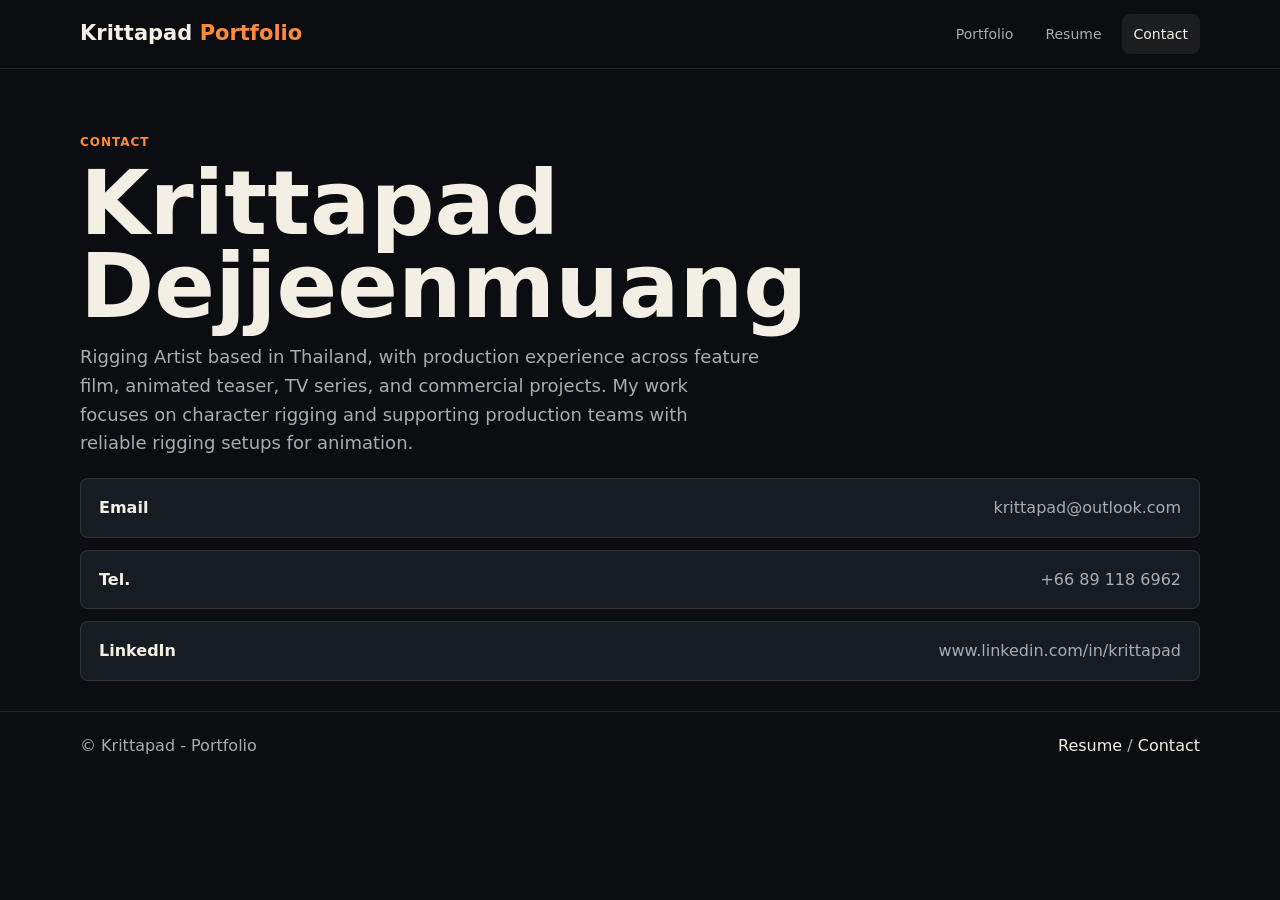
<file: contact.html>
﻿<!DOCTYPE html>
<html lang="en">
<head>
  <meta charset="UTF-8">
  <meta name="viewport" content="width=device-width, initial-scale=1.0">
  <title>Contact - Krittapad</title>
  <link rel="stylesheet" href="assets/css/style.css">
</head>
<body>
  <header class="site-header"><div class="container site-header__inner"><a class="site-logo" href="index.html">Krittapad <span>Portfolio</span></a><button class="nav-toggle" type="button" aria-label="Toggle navigation" aria-expanded="false" aria-controls="primary-nav"><svg viewBox="0 0 24 24" fill="none" stroke="currentColor" stroke-width="2"><path d="M3 6h18M3 12h18M3 18h18"/></svg></button><nav class="nav" id="primary-nav"><div class="nav__item"><a class="nav__link" href="index.html">Portfolio</a></div><div class="nav__item"><a class="nav__link" href="resume.html">Resume</a></div><div class="nav__item"><a class="nav__link is-active" href="contact.html">Contact</a></div></nav></div></header>
  <main>
    <section class="page-title container">
      <span class="hero__eyebrow">Contact</span>
      <h1>Krittapad Dejjeenmuang</h1>
      <p>Rigging Artist based in Thailand, with production experience across feature film, animated teaser, TV series, and commercial projects. My work focuses on character rigging and supporting production teams with reliable rigging setups for animation.</p>
      <div class="contact-list">
        <a href="mailto:krittapad@outlook.com"><strong>Email</strong><span>krittapad@outlook.com</span></a>
        <a href="tel:+66891186962"><strong>Tel.</strong><span>+66 89 118 6962</span></a>
        <a href="https://www.linkedin.com/in/krittapad/" onclick="window.location.href=this.href; return false;"><strong>LinkedIn</strong><span>www.linkedin.com/in/krittapad</span></a>
      </div>
    </section>
  </main>
  <footer class="site-footer"><div class="container site-footer__inner"><span>&copy; Krittapad - Portfolio</span><span><a href="resume.html">Resume</a> / <a href="contact.html">Contact</a></span></div></footer>
  <script src="assets/js/main.js"></script>
</body>
</html>
</file>
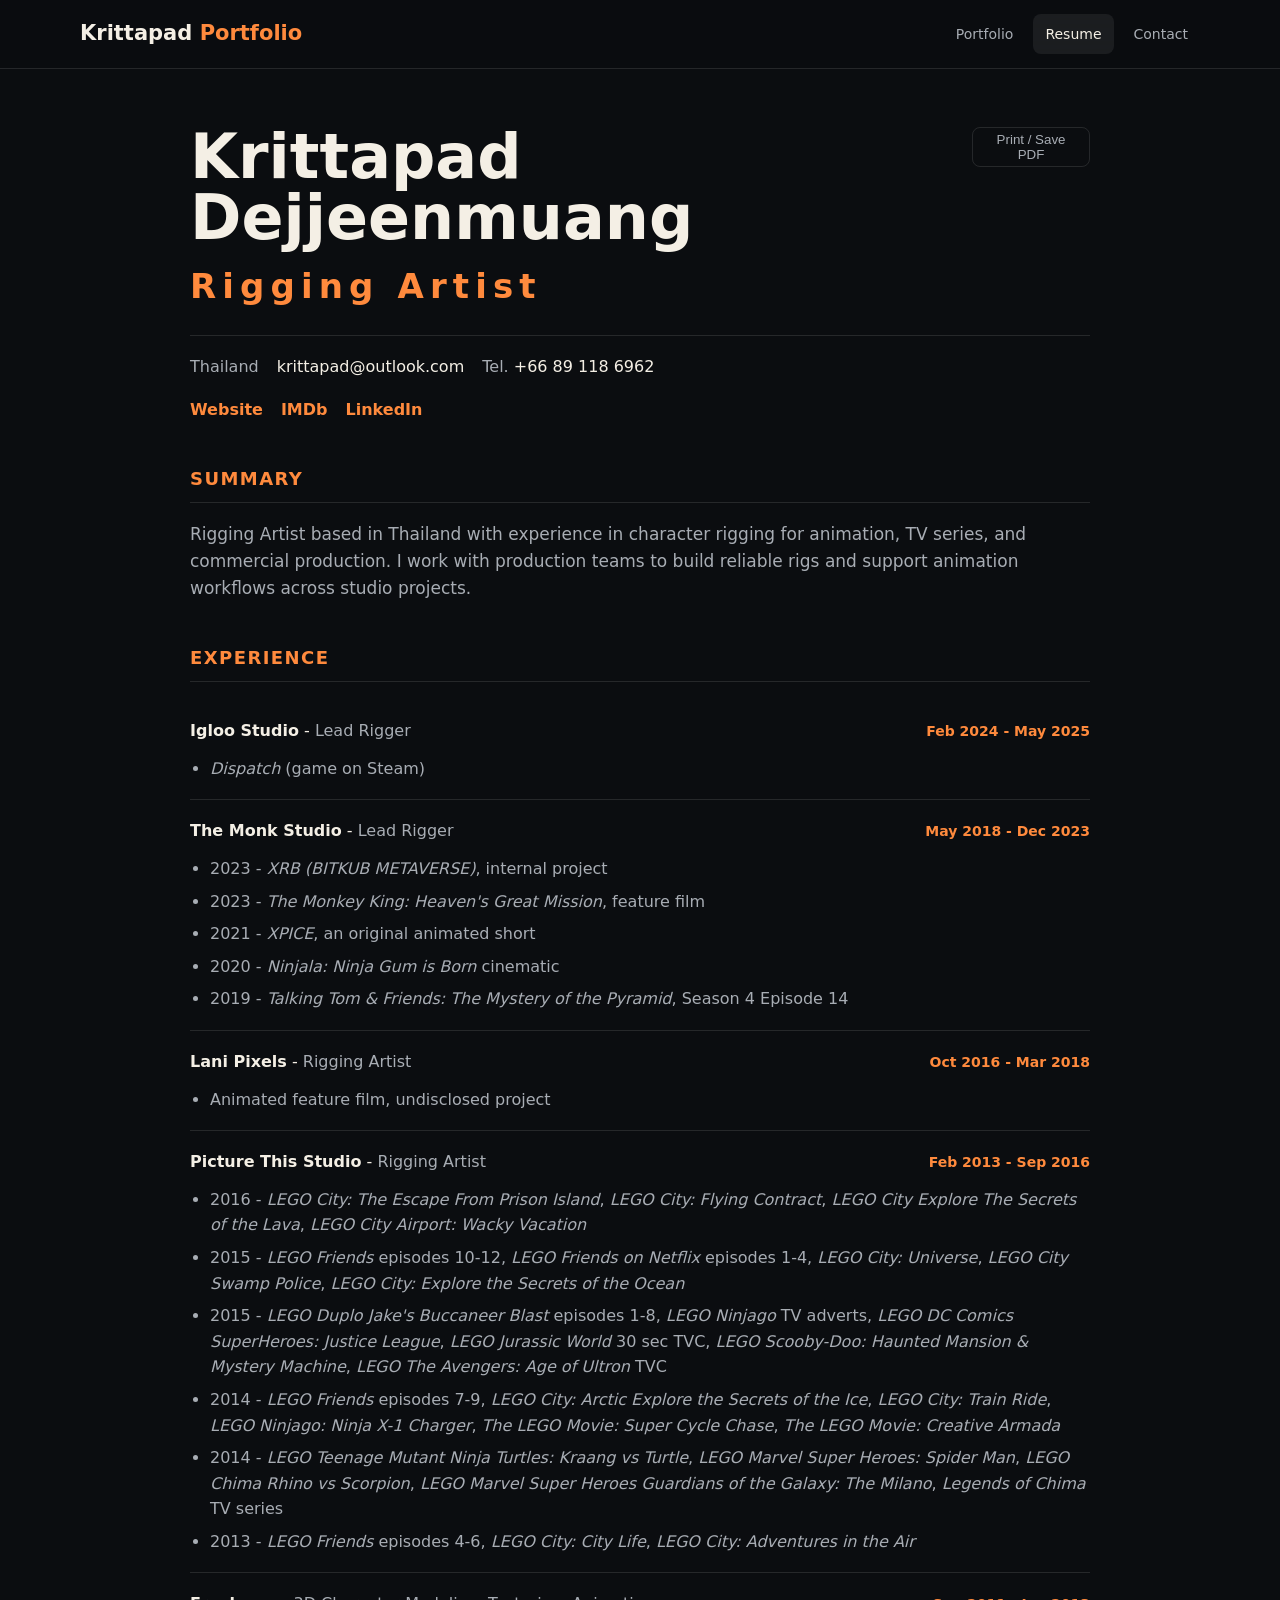
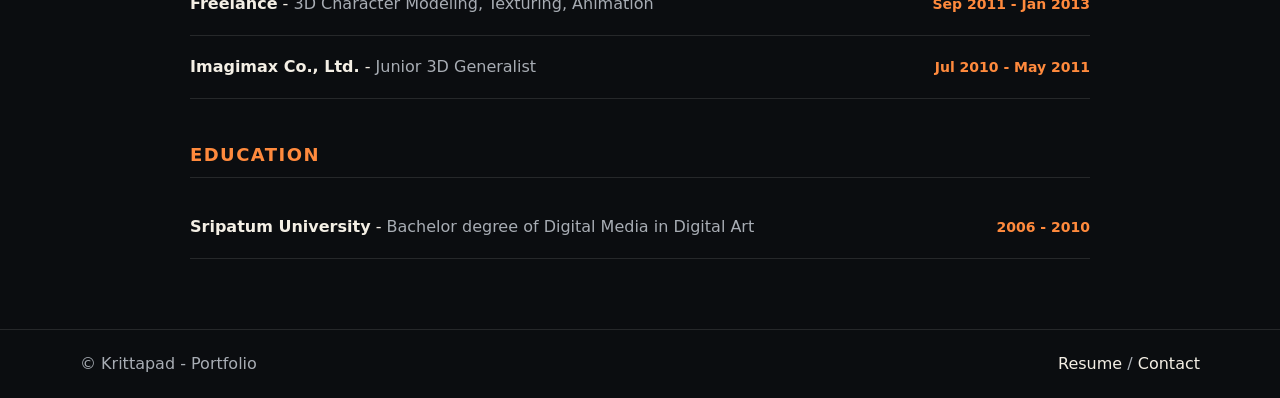
<file: resume.html>
﻿<!DOCTYPE html>
<html lang="en">
<head>
  <meta charset="UTF-8">
  <meta name="viewport" content="width=device-width, initial-scale=1.0">
  <title>Resume - Krittapad Dejjeenmuang</title>
  <meta name="description" content="Resume of Krittapad Dejjeenmuang - Rigging Artist based in Thailand.">
  <link rel="stylesheet" href="assets/css/style.css">
</head>
<body>
  <header class="site-header"><div class="container site-header__inner"><a class="site-logo" href="index.html">Krittapad <span>Portfolio</span></a><button class="nav-toggle" type="button" aria-label="Toggle navigation" aria-expanded="false" aria-controls="primary-nav"><svg viewBox="0 0 24 24" fill="none" stroke="currentColor" stroke-width="2"><path d="M3 6h18M3 12h18M3 18h18"/></svg></button><nav class="nav" id="primary-nav"><div class="nav__item"><a class="nav__link" href="index.html">Portfolio</a></div><div class="nav__item"><a class="nav__link is-active" href="resume.html">Resume</a></div><div class="nav__item"><a class="nav__link" href="contact.html">Contact</a></div></nav></div></header>

  <main>
    <div class="container-narrow resume">
      <header class="resume__head">
        <div>
          <h1 class="resume__name">Krittapad Dejjeenmuang</h1>
          <p class="resume__role">Rigging Artist</p>
        </div>
        <button class="print-button" type="button" onclick="window.print()">Print / Save PDF</button>
      </header>

      <div class="resume__contact">
        <span>Thailand</span>
        <span><a href="mailto:krittapad@outlook.com">krittapad@outlook.com</a></span>
        <span>Tel. <a href="tel:+66891186962">+66 89 118 6962</a></span>
      </div>
      <div class="resume__contact resume__contact--links">
        <span><a href="index.html">Website</a></span>
        <span><a href="https://www.imdb.com/name/nm6380042/">IMDb</a></span>
        <span><a href="https://www.linkedin.com/in/krittapad/" target="_blank" rel="noopener">LinkedIn</a></span>
      </div>

      <section class="resume__section">
        <h2>Summary</h2>
        <p class="resume__summary">Rigging Artist based in Thailand with experience in character rigging for animation, TV series, and commercial production. I work with production teams to build reliable rigs and support animation workflows across studio projects.</p>
      </section>

      <section class="resume__section">
        <h2>Experience</h2>

        <article class="job">
          <div class="job__head">
            <div><span class="job__company">Igloo Studio</span> - <span class="job__role">Lead Rigger</span></div>
            <span class="job__dates">Feb 2024 - May 2025</span>
          </div>
          <ul>
            <li><em>Dispatch</em> (game on Steam)</li>
          </ul>
        </article>

        <article class="job">
          <div class="job__head">
            <div><span class="job__company">The Monk Studio</span> - <span class="job__role">Lead Rigger</span></div>
            <span class="job__dates">May 2018 - Dec 2023</span>
          </div>
          <ul>
            <li>2023 - <em>XRB (BITKUB METAVERSE)</em>, internal project</li>
            <li>2023 - <em>The Monkey King: Heaven's Great Mission</em>, feature film</li>
            <li>2021 - <em>XPICE</em>, an original animated short</li>
            <li>2020 - <em>Ninjala: Ninja Gum is Born</em> cinematic</li>
            <li>2019 - <em>Talking Tom &amp; Friends: The Mystery of the Pyramid</em>, Season 4 Episode 14</li>
          </ul>
        </article>

        <article class="job">
          <div class="job__head">
            <div><span class="job__company">Lani Pixels</span> - <span class="job__role">Rigging Artist</span></div>
            <span class="job__dates">Oct 2016 - Mar 2018</span>
          </div>
          <ul>
            <li>Animated feature film, undisclosed project</li>
          </ul>
        </article>

        <article class="job">
          <div class="job__head">
            <div><span class="job__company">Picture This Studio</span> - <span class="job__role">Rigging Artist</span></div>
            <span class="job__dates">Feb 2013 - Sep 2016</span>
          </div>
          <ul>
            <li>2016 - <em>LEGO City: The Escape From Prison Island</em>, <em>LEGO City: Flying Contract</em>, <em>LEGO City Explore The Secrets of the Lava</em>, <em>LEGO City Airport: Wacky Vacation</em></li>
            <li>2015 - <em>LEGO Friends</em> episodes 10-12, <em>LEGO Friends on Netflix</em> episodes 1-4, <em>LEGO City: Universe</em>, <em>LEGO City Swamp Police</em>, <em>LEGO City: Explore the Secrets of the Ocean</em></li>
            <li>2015 - <em>LEGO Duplo Jake's Buccaneer Blast</em> episodes 1-8, <em>LEGO Ninjago</em> TV adverts, <em>LEGO DC Comics SuperHeroes: Justice League</em>, <em>LEGO Jurassic World</em> 30 sec TVC, <em>LEGO Scooby-Doo: Haunted Mansion &amp; Mystery Machine</em>, <em>LEGO The Avengers: Age of Ultron</em> TVC</li>
            <li>2014 - <em>LEGO Friends</em> episodes 7-9, <em>LEGO City: Arctic Explore the Secrets of the Ice</em>, <em>LEGO City: Train Ride</em>, <em>LEGO Ninjago: Ninja X-1 Charger</em>, <em>The LEGO Movie: Super Cycle Chase</em>, <em>The LEGO Movie: Creative Armada</em></li>
            <li>2014 - <em>LEGO Teenage Mutant Ninja Turtles: Kraang vs Turtle</em>, <em>LEGO Marvel Super Heroes: Spider Man</em>, <em>LEGO Chima Rhino vs Scorpion</em>, <em>LEGO Marvel Super Heroes Guardians of the Galaxy: The Milano</em>, <em>Legends of Chima</em> TV series</li>
            <li>2013 - <em>LEGO Friends</em> episodes 4-6, <em>LEGO City: City Life</em>, <em>LEGO City: Adventures in the Air</em></li>
          </ul>
        </article>

        <article class="job">
          <div class="job__head">
            <div><span class="job__company">Freelance</span> - <span class="job__role">3D Character Modeling, Texturing, Animation</span></div>
            <span class="job__dates">Sep 2011 - Jan 2013</span>
          </div>
        </article>

        <article class="job">
          <div class="job__head">
            <div><span class="job__company">Imagimax Co., Ltd.</span> - <span class="job__role">Junior 3D Generalist</span></div>
            <span class="job__dates">Jul 2010 - May 2011</span>
          </div>
        </article>
      </section>

      <section class="resume__section">
        <h2>Education</h2>
        <article class="job">
          <div class="job__head">
            <div><span class="job__company">Sripatum University</span> - <span class="job__role">Bachelor degree of Digital Media in Digital Art</span></div>
            <span class="job__dates">2006 - 2010</span>
          </div>
        </article>
      </section>
    </div>
  </main>

  <footer class="site-footer"><div class="container site-footer__inner"><span>&copy; Krittapad - Portfolio</span><span><a href="resume.html">Resume</a> / <a href="contact.html">Contact</a></span></div></footer>
  <script src="assets/js/main.js"></script>
</body>
</html>
</file>
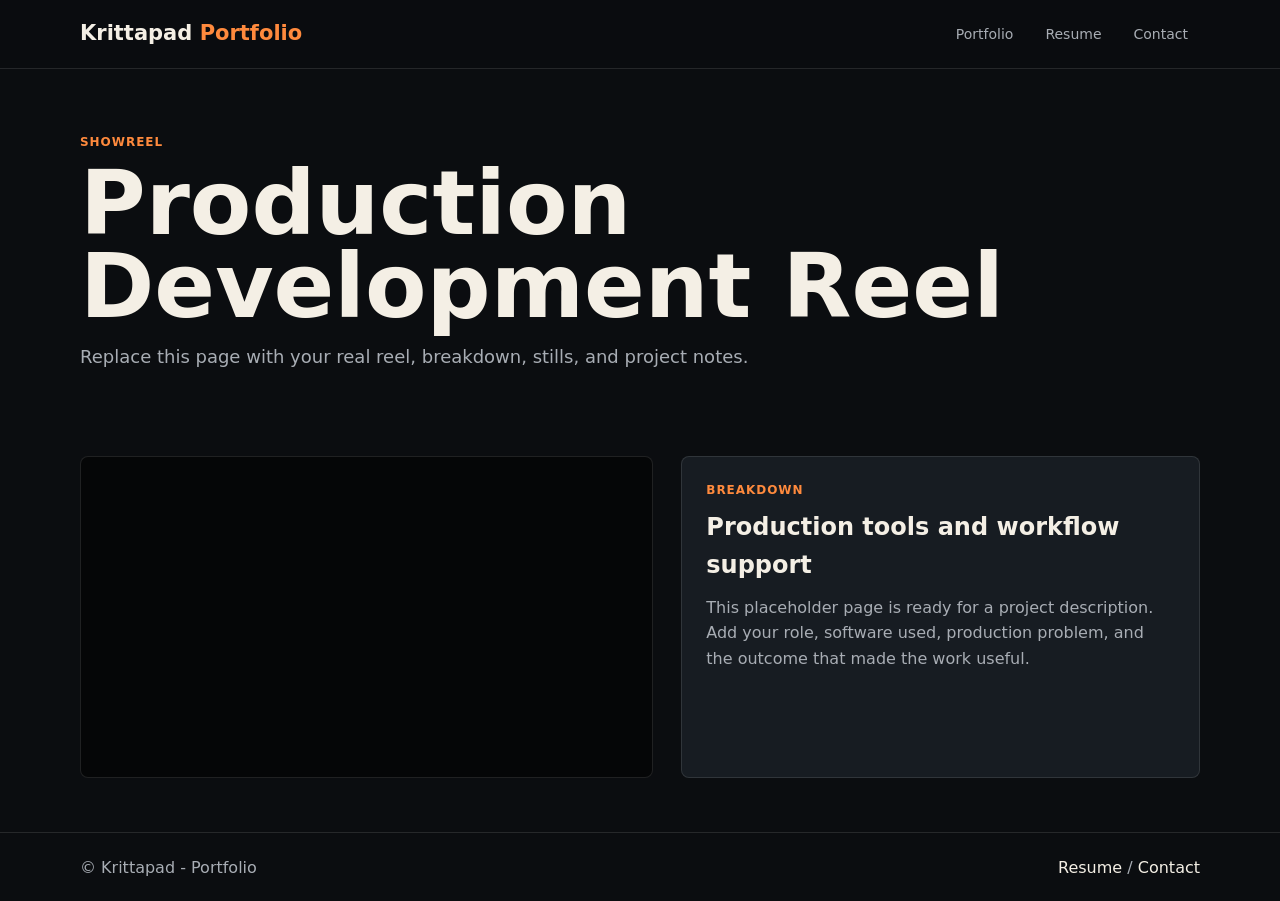
<file: showreels/production-development.html>
﻿<!DOCTYPE html>
<html lang="en">
<head>
  <meta charset="UTF-8">
  <meta name="viewport" content="width=device-width, initial-scale=1.0">
  <title>Production Development Reel - Krittapad</title>
  <link rel="stylesheet" href="../assets/css/style.css">
</head>
<body>
  <header class="site-header"><div class="container site-header__inner"><a class="site-logo" href="../index.html">Krittapad <span>Portfolio</span></a><button class="nav-toggle" type="button" aria-label="Toggle navigation" aria-expanded="false" aria-controls="primary-nav"><svg viewBox="0 0 24 24" fill="none" stroke="currentColor" stroke-width="2"><path d="M3 6h18M3 12h18M3 18h18"/></svg></button><nav class="nav" id="primary-nav"><div class="nav__item"><a class="nav__link" href="../index.html">Portfolio</a></div><div class="nav__item"><a class="nav__link" href="../resume.html">Resume</a></div><div class="nav__item"><a class="nav__link" href="../contact.html">Contact</a></div></nav></div></header>
  <main>
    <section class="page-title container">
      <span class="hero__eyebrow">Showreel</span>
      <h1>Production Development Reel</h1>
      <p>Replace this page with your real reel, breakdown, stills, and project notes.</p>
    </section>
    <section class="section">
      <div class="container detail-grid">
        <div class="video-frame"><iframe src="https://www.youtube.com/embed/pKD6hH8luGY" title="Portfolio reel" loading="lazy" allowfullscreen></iframe></div>
        <article class="detail">
          <span class="detail__label">Breakdown</span>
          <h2>Production tools and workflow support</h2>
          <p>This placeholder page is ready for a project description. Add your role, software used, production problem, and the outcome that made the work useful.</p>
        </article>
      </div>
    </section>
  </main>
  <footer class="site-footer"><div class="container site-footer__inner"><span>&copy; Krittapad - Portfolio</span><span><a href="../resume.html">Resume</a> / <a href="../contact.html">Contact</a></span></div></footer>
  <script src="../assets/js/main.js"></script>
</body>
</html>
</file>
<file: assets/css/style.css>
:root {
  --bg: #0b0d10;
  --bg-soft: #12161b;
  --bg-card: #171c22;
  --fg: #f4efe5;
  --fg-muted: #a8adb4;
  --line: rgba(255, 255, 255, 0.11);
  --gold: #ff8a3d;
  --gold-strong: #ffb067;
  --teal: #70c7b7;
  --red: #d76962;
  --max: 1120px;
}

* {
  box-sizing: border-box;
}

html {
  scroll-behavior: smooth;
}

body {
  margin: 0;
  background: var(--bg);
  color: var(--fg);
  font-family: Inter, ui-sans-serif, system-ui, -apple-system, BlinkMacSystemFont, "Segoe UI", Arial, sans-serif;
  line-height: 1.6;
}

img {
  display: block;
  max-width: 100%;
}

a {
  color: inherit;
  text-decoration: none;
}

.container {
  width: min(calc(100% - 32px), var(--max));
  margin: 0 auto;
}

.container-narrow {
  width: min(calc(100% - 32px), 900px);
  margin: 0 auto;
}

.site-header {
  position: sticky;
  top: 0;
  z-index: 20;
  background: rgba(11, 13, 16, 0.86);
  border-bottom: 1px solid var(--line);
  backdrop-filter: blur(16px);
}

.site-header__inner,
.site-footer__inner {
  display: flex;
  align-items: center;
  justify-content: space-between;
  gap: 24px;
  min-height: 68px;
}

.site-logo {
  font-size: 21px;
  font-weight: 800;
  letter-spacing: 0;
}

.site-logo span {
  color: var(--gold);
}

.nav {
  display: flex;
  align-items: center;
  gap: 8px;
}

.nav__item {
  position: relative;
}

.nav__link {
  display: inline-flex;
  align-items: center;
  min-height: 40px;
  padding: 0 12px;
  color: var(--fg-muted);
  font-size: 14px;
  border-radius: 8px;
}

.nav__link:hover,
.nav__link.is-active {
  color: var(--fg);
  background: rgba(255, 255, 255, 0.07);
}

.nav__submenu {
  position: absolute;
  top: calc(100% + 10px);
  left: 0;
  width: 250px;
  margin: 0;
  padding: 8px;
  list-style: none;
  background: #14181e;
  border: 1px solid var(--line);
  border-radius: 8px;
  box-shadow: 0 18px 50px rgba(0, 0, 0, 0.36);
  opacity: 0;
  pointer-events: none;
  transform: translateY(6px);
  transition: 160ms ease;
}

.nav__item:hover .nav__submenu,
.nav__item:focus-within .nav__submenu {
  opacity: 1;
  pointer-events: auto;
  transform: translateY(0);
}

.nav__submenu a {
  display: block;
  padding: 10px 12px;
  color: var(--fg-muted);
  font-size: 14px;
  border-radius: 6px;
}

.nav__submenu a:hover {
  color: var(--fg);
  background: rgba(255, 255, 255, 0.07);
}

.nav-toggle {
  display: none;
  width: 42px;
  height: 42px;
  align-items: center;
  justify-content: center;
  color: var(--fg);
  background: transparent;
  border: 1px solid var(--line);
  border-radius: 8px;
}

.nav-toggle svg {
  width: 22px;
  height: 22px;
}

.hero {
  padding: 72px 0 54px;
  border-bottom: 1px solid var(--line);
}

.home-intro {
  padding: 72px 0 28px;
}

.home-intro h1 {
  max-width: 760px;
  margin: 0;
  font-size: clamp(44px, 6vw, 78px);
  line-height: 0.98;
  letter-spacing: 0;
}

.home-intro p {
  max-width: 690px;
  margin: 0;
  color: var(--fg-muted);
  font-size: 18px;
}

.home-reel {
  padding: 24px 0 70px;
}

.hero__grid {
  display: grid;
  grid-template-columns: minmax(0, 0.92fr) minmax(320px, 1.08fr);
  align-items: center;
  gap: 46px;
}

.hero__eyebrow,
.section__kicker,
.detail__label {
  display: block;
  color: var(--gold);
  font-size: 12px;
  font-weight: 800;
  letter-spacing: 0.08em;
  text-transform: uppercase;
}

.hero h1,
.page-title h1 {
  margin: 10px 0 16px;
  font-size: clamp(48px, 7vw, 92px);
  line-height: 0.92;
  letter-spacing: 0;
}

.hero p,
.page-title p {
  max-width: 680px;
  margin: 0;
  color: var(--fg-muted);
  font-size: 18px;
}

.hero__actions {
  display: flex;
  flex-wrap: wrap;
  gap: 12px;
  margin-top: 28px;
}

.button {
  display: inline-flex;
  align-items: center;
  justify-content: center;
  min-height: 44px;
  padding: 0 16px;
  color: var(--fg);
  font-weight: 750;
  border: 1px solid var(--line);
  border-radius: 8px;
  background: rgba(255, 255, 255, 0.04);
}

.button:hover {
  border-color: rgba(255, 255, 255, 0.28);
}

.button--primary {
  color: #11100d;
  background: var(--gold);
  border-color: var(--gold);
}

.featured-video {
  position: relative;
  display: block;
  overflow: hidden;
  min-height: 350px;
  border: 1px solid var(--line);
  border-radius: 8px;
  background: var(--bg-soft);
}

.featured-video img {
  width: 100%;
  height: 100%;
  min-height: 350px;
  object-fit: cover;
}

.featured-video__badge,
.card__tag {
  position: absolute;
  left: 14px;
  bottom: 14px;
  padding: 6px 10px;
  color: #11100d;
  font-size: 12px;
  font-weight: 850;
  background: var(--gold);
  border-radius: 999px;
}

.section {
  padding: 54px 0;
}

.section--alt {
  background: var(--bg-soft);
  border-top: 1px solid var(--line);
  border-bottom: 1px solid var(--line);
}

.section__head {
  display: flex;
  align-items: end;
  justify-content: space-between;
  gap: 20px;
  margin-bottom: 22px;
}

.section__head h2 {
  margin: 4px 0 0;
  font-size: 34px;
  line-height: 1.1;
}

.section__head a {
  color: var(--teal);
  font-weight: 750;
}

.grid {
  display: grid;
  gap: 18px;
}

.grid--three {
  grid-template-columns: repeat(3, minmax(0, 1fr));
}

.card {
  display: flex;
  min-width: 0;
  flex-direction: column;
  overflow: hidden;
  background: var(--bg-card);
  border: 1px solid var(--line);
  border-radius: 8px;
  transition: 160ms ease;
}

.card:hover {
  transform: translateY(-3px);
  border-color: rgba(232, 191, 99, 0.55);
}

.card__thumb {
  position: relative;
  aspect-ratio: 16 / 9;
  background: #20262e;
}

.card__thumb img {
  width: 100%;
  height: 100%;
  object-fit: cover;
}

.card__body {
  padding: 18px;
}

.card h3 {
  margin: 0 0 8px;
  font-size: 20px;
  line-height: 1.22;
}

.card p,
.detail p,
.timeline p {
  margin: 0;
  color: var(--fg-muted);
}

.page-title {
  padding: 64px 0 30px;
}

.resume {
  padding: 58px 0 70px;
}

.resume__head {
  display: flex;
  align-items: start;
  justify-content: space-between;
  gap: 24px;
  padding-bottom: 22px;
  border-bottom: 1px solid var(--line);
}

.resume__name {
  margin: 0;
  font-size: clamp(36px, 6vw, 62px);
  line-height: 0.98;
}

.resume__role {
  margin: 10px 0 0;
  color: var(--gold);
  font-size: clamp(22px, 3vw, 34px);
  font-weight: 850;
  letter-spacing: 0.18em;
}

.print-button {
  min-height: 40px;
  padding: 0 14px;
  color: var(--fg-muted);
  background: transparent;
  border: 1px solid var(--line);
  border-radius: 8px;
  cursor: pointer;
}

.print-button:hover {
  color: var(--fg);
  border-color: var(--gold);
}

.resume__contact {
  display: flex;
  flex-wrap: wrap;
  gap: 10px 18px;
  margin-top: 18px;
  color: var(--fg-muted);
}

.resume__contact a {
  color: var(--fg);
}

.resume__contact--links a {
  color: var(--gold);
  font-weight: 750;
}

.resume__section {
  margin-top: 42px;
}

.resume__section h2 {
  margin: 0 0 18px;
  padding-bottom: 8px;
  color: var(--gold);
  font-size: 18px;
  letter-spacing: 0.08em;
  text-transform: uppercase;
  border-bottom: 1px solid var(--line);
}

.resume__summary {
  max-width: 840px;
  margin: 0;
  color: var(--fg-muted);
  font-size: 17px;
}

.job {
  padding: 18px 0;
  border-bottom: 1px solid var(--line);
}

.job__head {
  display: flex;
  align-items: baseline;
  justify-content: space-between;
  gap: 18px;
}

.job__company {
  color: var(--fg);
  font-weight: 850;
}

.job__role {
  color: var(--fg-muted);
}

.job__dates {
  flex: 0 0 auto;
  color: var(--gold);
  font-size: 14px;
  font-weight: 750;
}

.job ul {
  margin: 12px 0 0;
  padding-left: 20px;
  color: var(--fg-muted);
}

.job li + li {
  margin-top: 7px;
}

.detail-grid {
  display: grid;
  grid-template-columns: 1.05fr 0.95fr;
  gap: 28px;
}

.detail {
  padding: 24px;
  background: var(--bg-card);
  border: 1px solid var(--line);
  border-radius: 8px;
}

.detail h2,
.detail h3 {
  margin: 8px 0 10px;
}

.video-frame {
  overflow: hidden;
  aspect-ratio: 16 / 9;
  background: #050607;
  border: 1px solid var(--line);
  border-radius: 8px;
}

.video-frame iframe {
  width: 100%;
  height: 100%;
  border: 0;
}

.video-frame--home {
  max-width: 1136px;
  margin: 0 auto;
}

.video-poster {
  position: relative;
  display: block;
  overflow: hidden;
  aspect-ratio: 16 / 9;
  background: #050607;
  border: 1px solid var(--line);
  border-radius: 8px;
}

.video-poster img {
  width: 100%;
  height: 100%;
  object-fit: cover;
}

.video-poster__play {
  position: absolute;
  left: 50%;
  top: 50%;
  display: inline-flex;
  align-items: center;
  justify-content: center;
  min-width: 76px;
  min-height: 48px;
  color: #11100d;
  font-size: 15px;
  font-weight: 900;
  background: var(--gold);
  border-radius: 8px;
  transform: translate(-50%, -50%);
  box-shadow: 0 14px 34px rgba(0, 0, 0, 0.35);
}

.reel-caption {
  max-width: 1136px;
  margin: 14px auto 0;
  color: var(--gold);
  font-size: 18px;
  font-weight: 800;
}

.reel-link {
  max-width: 1136px;
  margin: 4px auto 0;
  color: var(--fg-muted);
  font-size: 14px;
}

.reel-link a {
  color: var(--gold);
  font-weight: 750;
}

.timeline {
  display: grid;
  gap: 14px;
}

.timeline__item {
  padding: 18px;
  border-left: 3px solid var(--gold);
  background: var(--bg-card);
  border-radius: 0 8px 8px 0;
}

.timeline h3 {
  margin: 0 0 4px;
}

.contact-list {
  display: grid;
  gap: 12px;
  margin-top: 20px;
}

.contact-list a {
  display: flex;
  align-items: center;
  justify-content: space-between;
  gap: 16px;
  padding: 16px 18px;
  background: var(--bg-card);
  border: 1px solid var(--line);
  border-radius: 8px;
}

.contact-list span {
  color: var(--fg-muted);
}

.site-footer {
  color: var(--fg-muted);
  border-top: 1px solid var(--line);
}

.site-footer a {
  color: var(--fg);
}

@media (max-width: 820px) {
  .site-header__inner {
    min-height: 62px;
  }

  .nav-toggle {
    display: inline-flex;
  }

  .nav {
    position: absolute;
    top: 62px;
    left: 0;
    right: 0;
    display: none;
    flex-direction: column;
    align-items: stretch;
    padding: 10px 16px 16px;
    background: #0d1014;
    border-bottom: 1px solid var(--line);
  }

  .nav.is-open {
    display: flex;
  }

  .nav__link {
    width: 100%;
  }

  .nav__submenu {
    position: static;
    width: 100%;
    margin: 0 0 8px;
    opacity: 1;
    pointer-events: auto;
    transform: none;
    box-shadow: none;
  }

  .hero {
    padding-top: 46px;
  }

  .hero__grid,
  .detail-grid,
  .grid--three {
    grid-template-columns: 1fr;
  }

  .featured-video,
  .featured-video img {
    min-height: 250px;
  }

  .section__head,
  .site-footer__inner {
    align-items: start;
    flex-direction: column;
  }
}

@media print {
  @page {
    size: A4;
    margin: 12mm;
  }

  * {
    box-shadow: none !important;
    text-shadow: none !important;
  }

  body {
    background: var(--bg);
    color: #111;
    font-size: 10.2pt;
    line-height: 1.34;
    -webkit-print-color-adjust: exact;
    print-color-adjust: exact;
  }

  .site-header,
  .site-footer,
  .print-button {
    display: none !important;
  }

  .container-narrow,
  .resume {
    width: 100%;
    max-width: none;
    padding: 0;
    margin: 0;
  }

  .resume__head {
    display: block;
    padding: 4mm 0 7mm;
    border-bottom: 1px solid var(--line);
  }

  .resume__name {
    color: #111;
    font-size: 31pt;
    line-height: 1;
    text-align: center;
  }

  .resume__role {
    margin-top: 3.5mm;
    color: var(--gold);
    font-size: 17pt;
    letter-spacing: 0.16em;
    text-align: center;
  }

  .resume__contact {
    justify-content: center;
    gap: 2mm 6mm;
    margin-top: 4mm;
    color: #111;
  }

  .resume__contact a,
  .resume__contact--links a {
    color: #111;
  }

  .resume__section {
    margin-top: 7mm;
  }

  .resume__section h2 {
    margin: 0 0 2.2mm;
    padding-bottom: 1.1mm;
    color: var(--gold);
    font-size: 10.8pt;
    border-bottom: 1px solid var(--line);
  }

  .resume__summary {
    max-width: none;
    color: #111;
    font-size: 10.2pt;
  }

  .job {
    padding: 1.9mm 0;
    border-bottom: 0;
  }

  .job__head {
    gap: 4mm;
  }

  .job__company,
  .job__role {
    color: #111;
  }

  .job__dates {
    color: var(--gold);
    font-size: 9.3pt;
  }

  .job ul {
    margin: 1.1mm 0 0;
    padding-left: 5.4mm;
    color: #111;
  }

  .job li + li {
    margin-top: 0.75mm;
  }
}
</file>
